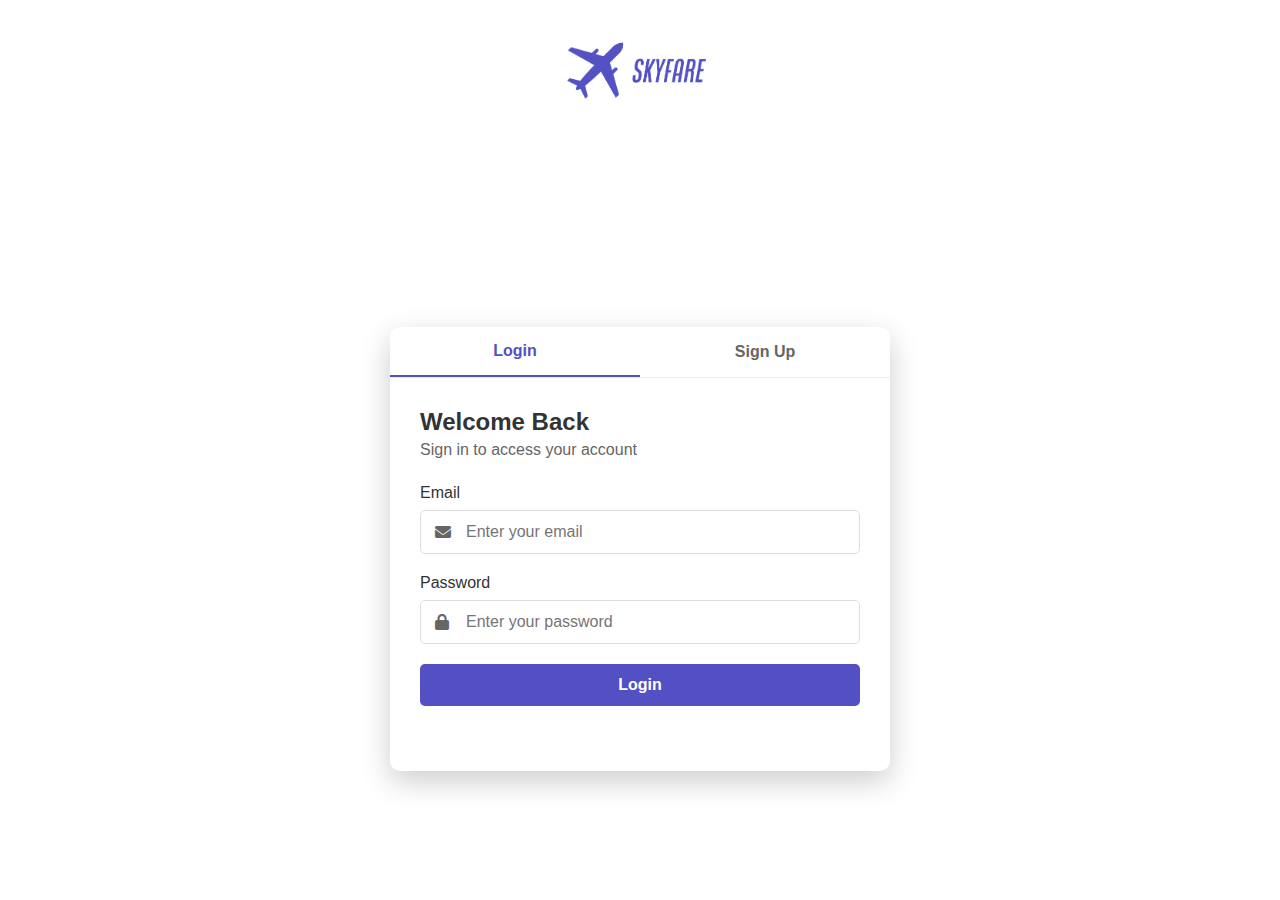
<file: src/flightstatus.html>
<!doctype html>
<html lang="en">
  <head>
    <meta charset="UTF-8" />
    <meta name="viewport" content="width=device-width, initial-scale=1.0" />
    <title>Flight Status Search</title>
    <link
      rel="stylesheet"
      href="https://cdnjs.cloudflare.com/ajax/libs/font-awesome/6.4.0/css/all.min.css"
    />
    <link rel="stylesheet" href="styles/flightstatus.css" />
  </head>
  <body>
    <header class="header">
      <a href="index.html" class="back-button">
        <i class="fa-solid fa-arrow-left"></i> Back to Home
      </a>
      <div class="logo-container">
        <img src="./assets/white-logo.png" alt="SkyFare Logo" class="logo" />
      </div>
      <div
        class="user-profile"
        style="cursor: pointer"
        title="View saved flights"
      >
        <div class="avatar">
          <i class="fa-solid fa-user"></i>
        </div>
        <div class="user-info">
          <div class="username">Username</div>
          <div class="user-message">Click to checkout your saved flight</div>
        </div>
      </div>
    </header>

    <main class="status-main-content">
      <form id="flight-status-form">
        <h1>Check Flight Status</h1>
        <div class="status-form-group">
          <label for="carrier-code">Carrier Code (IATA):</label>
          <input
            type="text"
            id="carrier-code"
            placeholder="e.g., TP"
            required
          />
        </div>
        <div class="status-form-group">
          <label for="flight-number">Flight Number:</label>
          <input
            type="text"
            id="flight-number"
            placeholder="e.g., 487"
            required
          />
        </div>
        <div class="status-form-group">
          <label for="departure-date">Departure Date:</label>
          <input type="date" id="departure-date" required />
        </div>
        <button type="submit" class="status-search-button">
          Search Flight
        </button>
      </form>
      <div id="flight-status-results" class="results-container"></div>
    </main>
    <script src="scripts/flightstatus.js"></script>
    <script>
      // Check if user is logged in
      document.addEventListener("DOMContentLoaded", function () {
        const currentUser = JSON.parse(localStorage.getItem("currentUser"));

        if (!currentUser) {
          // Redirect to login page if not logged in
          window.location.href = "login.html";
        } else {
          // Update username in the header
          const usernameElement = document.querySelector(".username");
          if (usernameElement) {
            usernameElement.textContent = currentUser.username;
          }
        }
      });
      const userProfile = document.querySelector(".user-profile");
      if (userProfile) {
        userProfile.addEventListener("click", function () {
          window.location.href = "saved-flights.html";
        });
      }
    </script>
  </body>
</html>
</file>
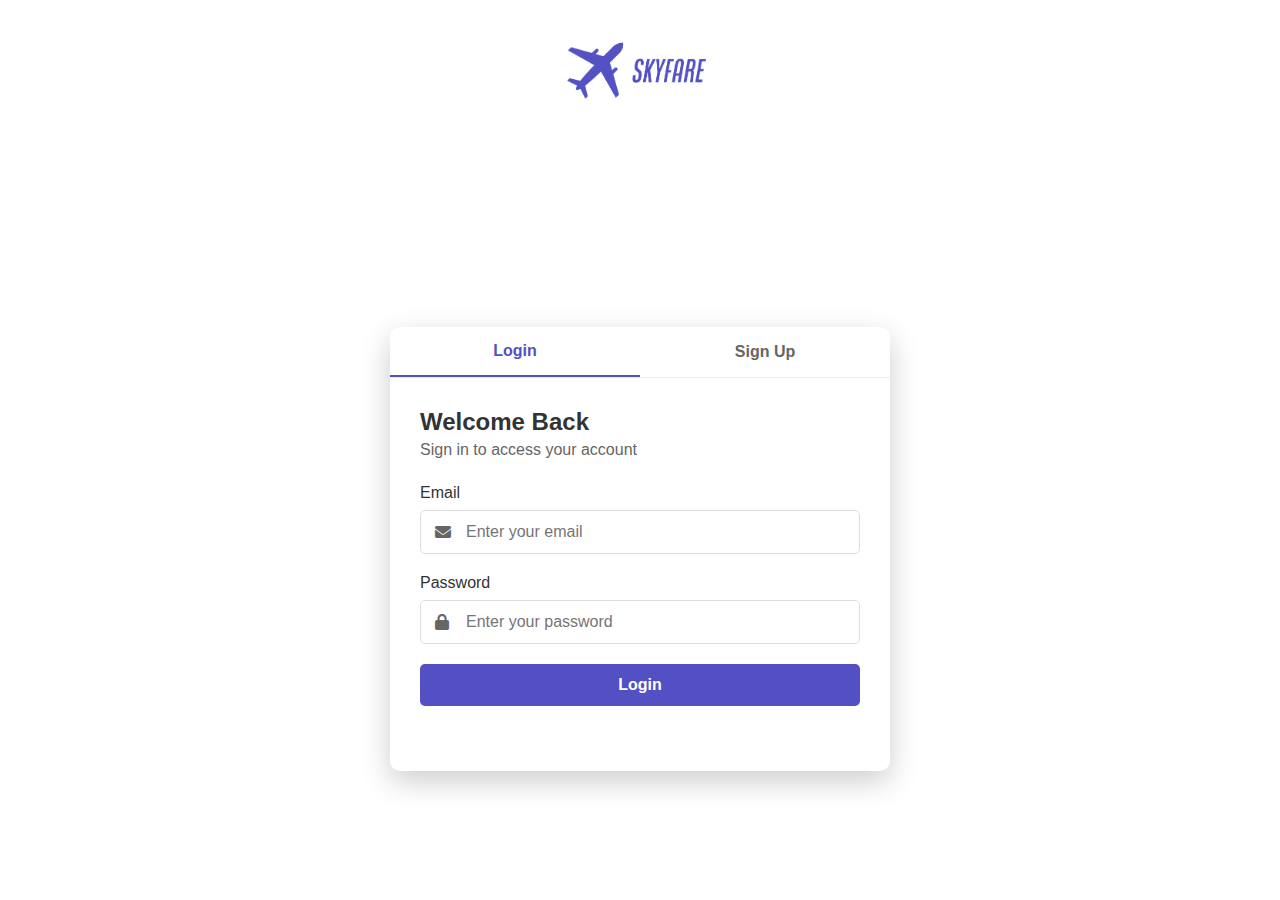
<file: src/login.html>
<!doctype html>
<html lang="en">
  <head>
    <meta charset="UTF-8" />
    <meta name="viewport" content="width=device-width, initial-scale=1.0" />
    <title>Login / Sign Up</title>
    <!-- Font Awesome for icons -->
    <link
      rel="stylesheet"
      href="https://cdnjs.cloudflare.com/ajax/libs/font-awesome/6.4.0/css/all.min.css"
    />
    <!-- Link to external CSS file -->
    <link rel="stylesheet" href="styles/login.css" />
  </head>
  <body>
    <div class="login-page">
      <!-- Background Image -->
      <div class="background-image"></div>

      <!-- Header -->
      <header class="header">
        <div class="logo-container">
          <img src="./assets/dark-logo.png" alt="SkyFare Logo" class="logo" />
        </div>
      </header>

      <!-- Main Content -->
      <main class="main-content">
        <div class="auth-container">
          <!-- Tabs -->
          <div class="auth-tabs">
            <button class="tab-button active" data-tab="login">Login</button>
            <button class="tab-button" data-tab="signup">Sign Up</button>
          </div>

          <!-- Login Form -->
          <div class="auth-form login-form active">
            <h2>Welcome Back</h2>
            <p class="form-subtitle">Sign in to access your account</p>

            <div class="form-group">
              <label for="login-email">Email</label>
              <div class="input-with-icon">
                <i class="fa-solid fa-envelope"></i>
                <input
                  type="email"
                  id="login-email"
                  placeholder="Enter your email"
                />
              </div>
            </div>

            <div class="form-group">
              <label for="login-password">Password</label>
              <div class="input-with-icon">
                <i class="fa-solid fa-lock"></i>
                <input
                  type="password"
                  id="login-password"
                  placeholder="Enter your password"
                />
              </div>
            </div>

            <button class="auth-button" id="login-button">Login</button>

            <div class="error-message" id="login-error"></div>
          </div>

          <!-- Sign Up Form -->
          <div class="auth-form signup-form">
            <h2>Create Account</h2>
            <p class="form-subtitle">Sign up to get started</p>

            <div class="form-group">
              <label for="signup-username">Username</label>
              <div class="input-with-icon">
                <i class="fa-solid fa-user"></i>
                <input
                  type="text"
                  id="signup-username"
                  placeholder="Choose a username"
                />
              </div>
            </div>

            <div class="form-group">
              <label for="signup-email">Email</label>
              <div class="input-with-icon">
                <i class="fa-solid fa-envelope"></i>
                <input
                  type="email"
                  id="signup-email"
                  placeholder="Enter your email"
                />
              </div>
            </div>

            <div class="form-group">
              <label for="signup-phone">Phone</label>
              <div class="input-with-icon">
                <i class="fa-solid fa-phone"></i>
                <input
                  type="tel"
                  id="signup-phone"
                  placeholder="Enter your phone number"
                />
              </div>
            </div>

            <div class="form-group">
              <label for="signup-password">Password</label>
              <div class="input-with-icon">
                <i class="fa-solid fa-lock"></i>
                <input
                  type="password"
                  id="signup-password"
                  placeholder="Create a password"
                />
              </div>
              <br />
              <label for="signup-confirm">Confirm Password</label>
              <div class="input-with-icon">
                <i class="fa-solid fa-lock"></i>
                <input
                  type="password"
                  id="signup-confirm"
                  placeholder="Confirm your password"
                />
              </div>
            </div>

            <button class="auth-button" id="signup-button">
              Create Account
            </button>

            <div class="error-message" id="signup-error"></div>
          </div>
        </div>
      </main>
    </div>

    <!-- Link to external JavaScript file -->
    <script src="scripts/login.js"></script>
  </body>
</html>
</file>
<file: src/styles/flightstatus.css>
body {
  font-family: Arial, sans-serif;
  margin: 0;
  padding: 0;
  background: linear-gradient(#eeeeff, #cbc7ff);
  color: #333;
  height: 100vh;
  overflow: hidden;
}

.header {
  display: flex;
  justify-content: space-between;
  align-items: center;
  padding: 15px 20px;
  background-color: #5350c4;
  color: white;
}
.back-button {
  display: inline-flex;
  align-items: center;
  color: white;
  text-decoration: none;
  background-color: rgba(255, 255, 255, 0.2);
  padding: 8px 15px;
  border-radius: 5px;
  font-size: 14px;
  transition: background-color 0.2s;
}

.back-button:hover {
  background-color: rgba(255, 255, 255, 0.3);
}

.back-button i {
  margin-right: 8px;
}
.logo-container {
  display: flex;
  justify-content: center;
  align-items: center;
}

.logo {
  max-width: 125px; /* Adjust size as needed */
  height: auto;
}
.user-profile {
  display: flex;
  align-items: center;
  background-color: white;
  border-radius: 50px;
  padding: 8px 15px;
  color: #333;
}

.avatar {
  width: 32px;
  height: 32px;
  background-color: #ff7f50;
  border-radius: 50%;
  display: flex;
  justify-content: center;
  align-items: center;
  color: white;
  margin-right: 10px;
}

.user-info {
  display: flex;
  flex-direction: column;
}

.username {
  font-weight: 500;
  font-size: 14px;
}

.user-message {
  font-size: 12px;
  color: #666;
}
.status-main-content {
  max-width: 600px;
  margin: 40px auto;
  padding: 20px;
  background: white;
  border-radius: 8px;
  box-shadow: 0 4px 8px rgba(0, 0, 0, 0.1);
}

.status-form-group {
  margin: 0 20px 20px 0;
}

label {
  display: block;
  margin-bottom: 8px;
  font-weight: bold;
}

input {
  width: 100%;
  padding: 10px;
  border: 1px solid #ccc;
  border-radius: 4px;
  font-size: 16px;
}

.status-search-button {
  width: 100%;
  padding: 12px;
  background-color: #5350c4;
  color: white;
  border: none;
  border-radius: 4px;
  font-size: 16px;
  cursor: pointer;
  transition: background-color 0.3s;
}

.status-search-button:hover {
  background-color: #413e92;
}

.results-container {
  margin-top: 30px;
  padding: 20px;
  background: #f9f9f9;
  border-radius: 8px;
  box-shadow: 0 2px 4px rgba(0, 0, 0, 0.1);
}

.result-item {
  margin-bottom: 20px;
  padding: 15px;
  background: white;
  border: 1px solid #ddd;
  border-radius: 4px;
}
</file>
<file: src/styles/login.css>
/* Reset and base styles */
* {
  margin: 0;
  padding: 0;
  box-sizing: border-box;
  font-family:
    -apple-system, BlinkMacSystemFont, "Segoe UI", Roboto, Oxygen, Ubuntu,
    Cantarell, "Open Sans", "Helvetica Neue", sans-serif;
}

body {
  height: 100vh;
  overflow: hidden;
}

/* Main container */
.login-page {
  position: relative;
  width: 100%;
  height: 100vh;
  overflow: hidden;
}

/* Background image */
.background-image {
  position: absolute;
  top: 0;
  left: 0;
  width: 100%;
  height: 100%;
  background-image: url("https://source.unsplash.com/random/1920x1080/?airplane,sky");
  background-size: cover;
  background-position: center;
  z-index: -1;
  filter: brightness(0.7);
}

/* Header styles */
.header {
  display: flex;
  justify-content: center;
  align-items: center;
  padding: 20px;
  color: white;
}

.logo-container {
  display: flex;
  justify-content: center;
  align-items: center;
  padding: 10px;
}

.logo {
  max-width: 200px;
  height: auto;
}

/* Main content */
.main-content {
  display: flex;
  justify-content: center;
  align-items: center;
  height: calc(100vh - 80px);
  padding: 0 20px;
}

/* Auth container */
.auth-container {
  background-color: white;
  border-radius: 10px;
  box-shadow: 0 10px 30px rgba(0, 0, 0, 0.2);
  width: 100%;
  max-width: 500px;
  overflow: hidden;
}

/* Tabs */
.auth-tabs {
  display: flex;
  border-bottom: 1px solid #eee;
}

.tab-button {
  flex: 1;
  padding: 15px;
  background: none;
  border: none;
  font-size: 16px;
  font-weight: 600;
  color: #666;
  cursor: pointer;
  transition: all 0.3s;
}

.tab-button.active {
  color: #5350c4;
  border-bottom: 2px solid #5350c4;
}

/* Auth forms */
.auth-form {
  padding: 30px;
  display: none;
}

.auth-form.active {
  display: block;
}

.auth-form h2 {
  font-size: 24px;
  margin-bottom: 5px;
  color: #333;
}

.form-subtitle {
  color: #666;
  margin-bottom: 25px;
}

.form-group {
  margin-bottom: 20px;
}

.form-group label {
  display: block;
  margin-bottom: 8px;
  font-weight: 500;
  color: #333;
}

.input-with-icon {
  position: relative;
}

.input-with-icon i {
  position: absolute;
  left: 15px;
  top: 50%;
  transform: translateY(-50%);
  color: #666;
}

.input-with-icon input {
  width: 100%;
  padding: 12px 15px 12px 45px;
  border: 1px solid #ddd;
  border-radius: 5px;
  font-size: 16px;
  transition: border-color 0.3s;
}

.input-with-icon input:focus {
  outline: none;
  border-color: #5350c4;
}

.form-options {
  display: flex;
  justify-content: space-between;
  align-items: center;
  margin-bottom: 25px;
}

.auth-button {
  width: 100%;
  padding: 12px;
  background-color: #5350c4;
  color: white;
  border: none;
  border-radius: 5px;
  font-size: 16px;
  font-weight: 600;
  cursor: pointer;
  transition: background-color 0.3s;
}

.auth-button:hover {
  background-color: #413e92;
}

.error-message {
  color: #f44336;
  font-size: 14px;
  margin-top: 15px;
  min-height: 20px;
}

/* Responsive adjustments */
@media (max-width: 576px) {
  .auth-container {
    max-width: 100%;
  }

  .auth-form {
    padding: 20px;
  }
}
</file>
